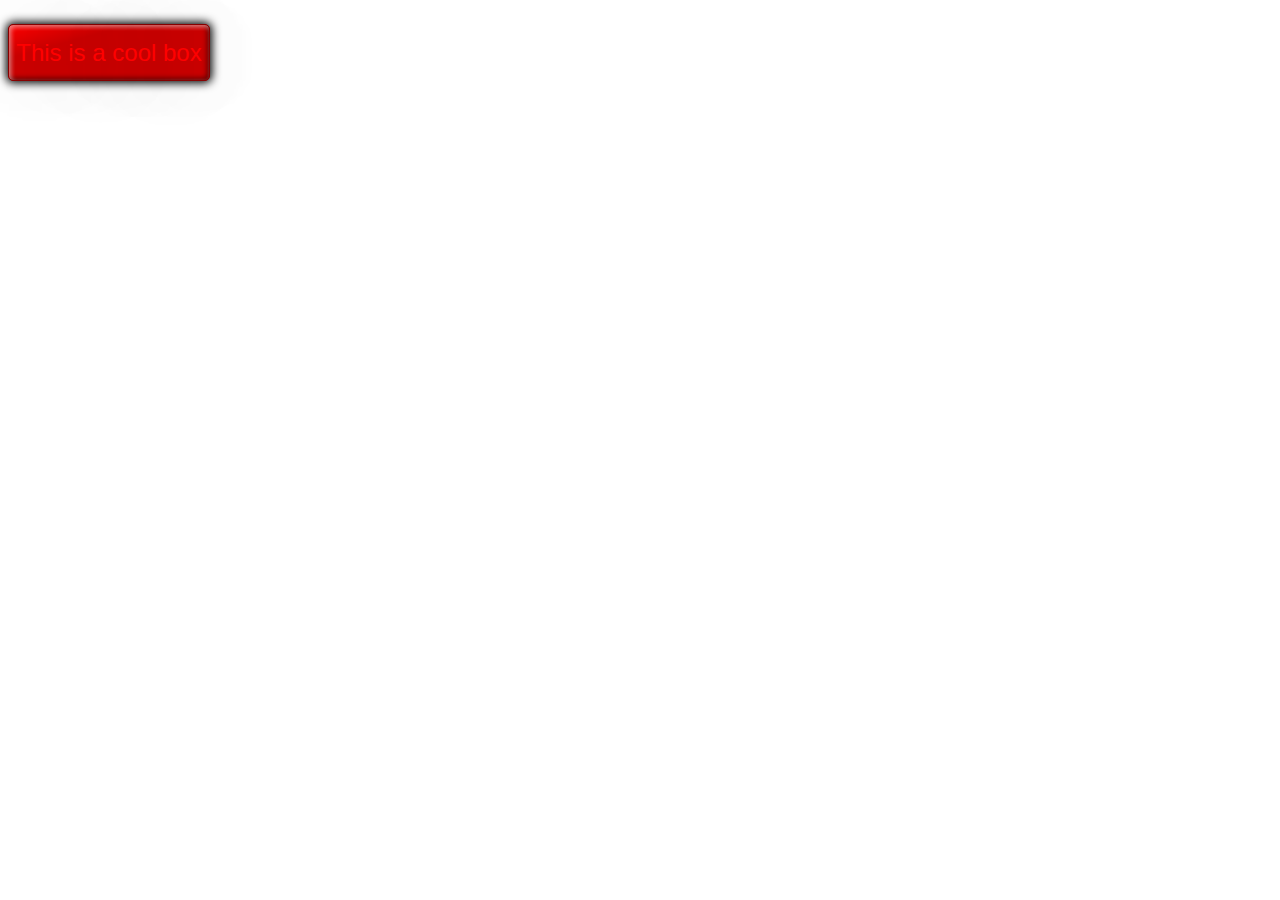
<file: A cool-looking box/index.html>
<!DOCTYPE html>
<html>
  <head>
    <meta charset="utf-8">
    <title>Cool box</title>
    <link rel="stylesheet" href="style.css">
  </head>
  <body>
      <p>This is a cool box</p>
  </body>
</html>
</file>
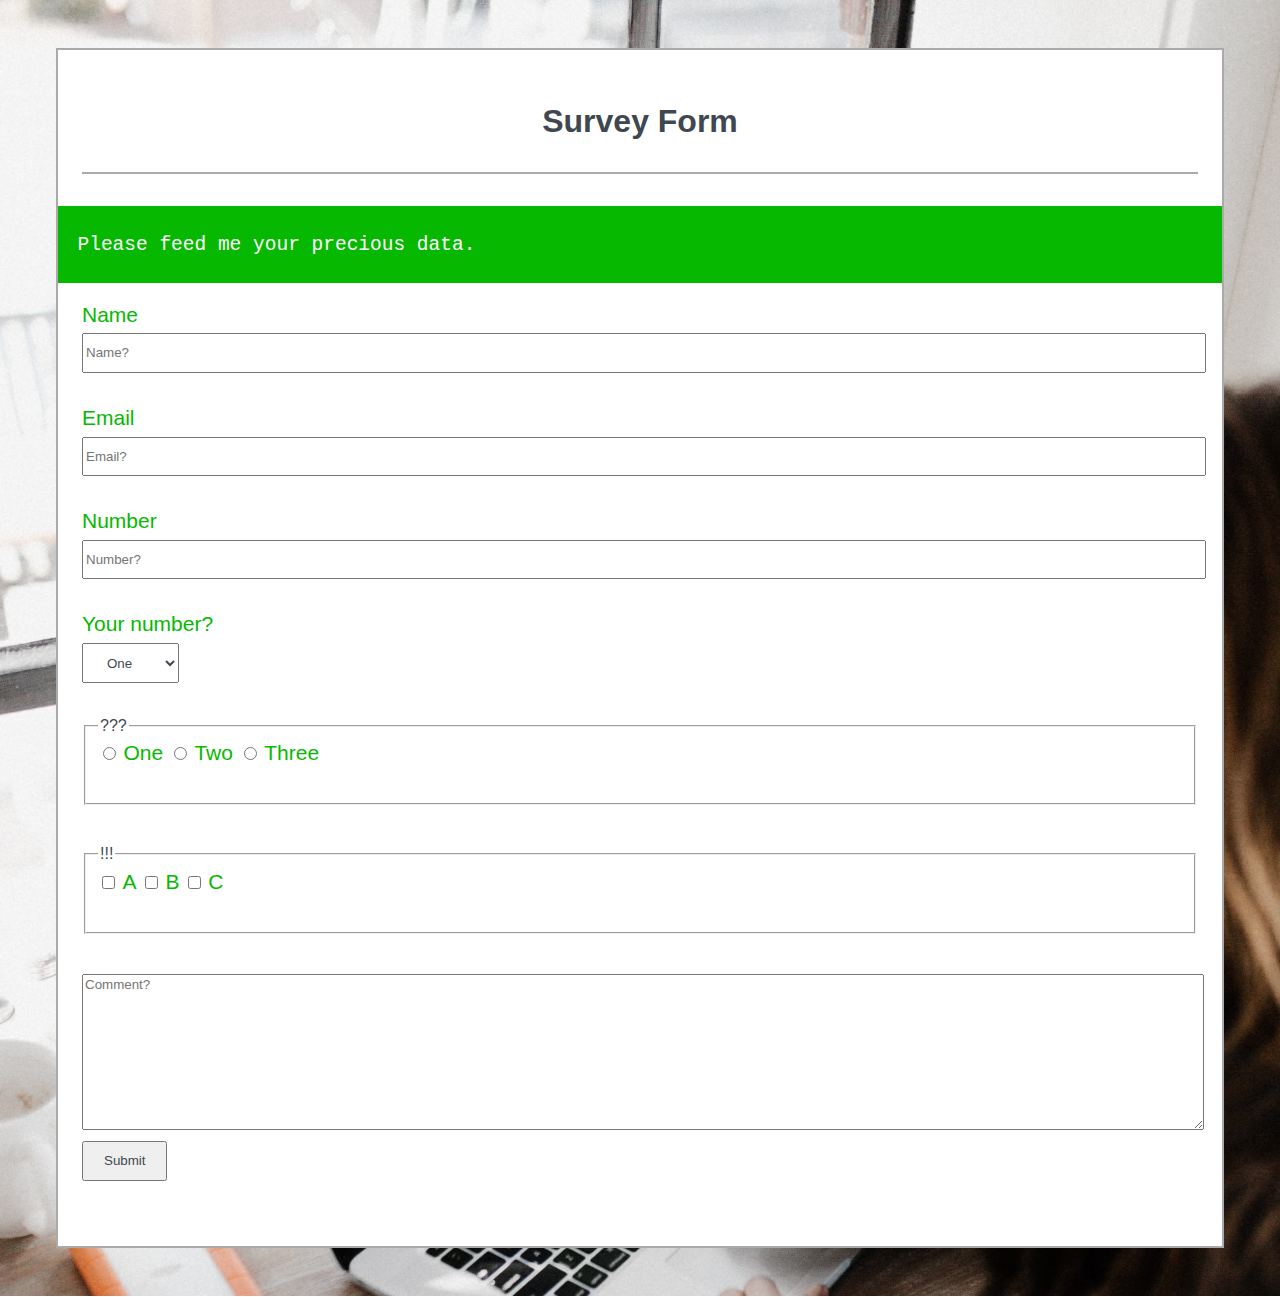
<file: Build a Survey Form/index.html>
<!DOCTYPE html>
<html lang="en">
<head>
    <meta charset="UTF-8">
    <title>Survey</title>
    <link rel="stylesheet" href="style.css">
</head>
<body>
    <main>
        <h1 id="title">Survey Form</h1>
        <p id="description">Please feed me your precious data.</p>
        <form action="" id="survey-form">
            <label for="name" id="name-label">Name</label>
            <input type="text" name="text-name" id="name" placeholder="Name?" required>
            <label for="email" id="email-label">Email</label>
            <input type="email" name="email" id="email" placeholder="Email?" required>
            <label for="number" id="number-label">Number</label>
            <input type="number" name="number" id="number" min="1" max="10" placeholder="Number?" required>
            <label for="dropdown">Your number?</label>
            <select name="dropdown" id="dropdown">
                <option value="one">One</option>
                <option value="two">Two</option>
                <option value="three">Three</option>
            </select>
            <fieldset>
                <legend>???</legend>
                <input type="radio" name="name" value="one" id="radio-one">
                <label for="radio-one">One </label>
                <input type="radio" name="name" value="two" id="radio-two">
                <label for="radio-two">Two </label>
                <input type="radio" name="name" value="three" id="radio-three">
                <label for="radio-three">Three </label>
            </fieldset>
            <fieldset>
                <legend>!!!</legend>
                <input type="checkbox" name="check-a" id="check-a" value="a">
                <label for="check-a">A</label>
                <input type="checkbox" name="check-b" id="check-b" value="b">
                <label for="check-b">B</label>
                <input type="checkbox" name="check-c" id="check-c" value="c">
                <label for="check-c">C</label>
            </fieldset>
            <textarea name="comment" id="comment" cols="30" rows="10" placeholder="Comment?"></textarea>
            <button type="submit" id="submit">Submit</button>
        </form>
    </main>
</body>
</html>
</file>
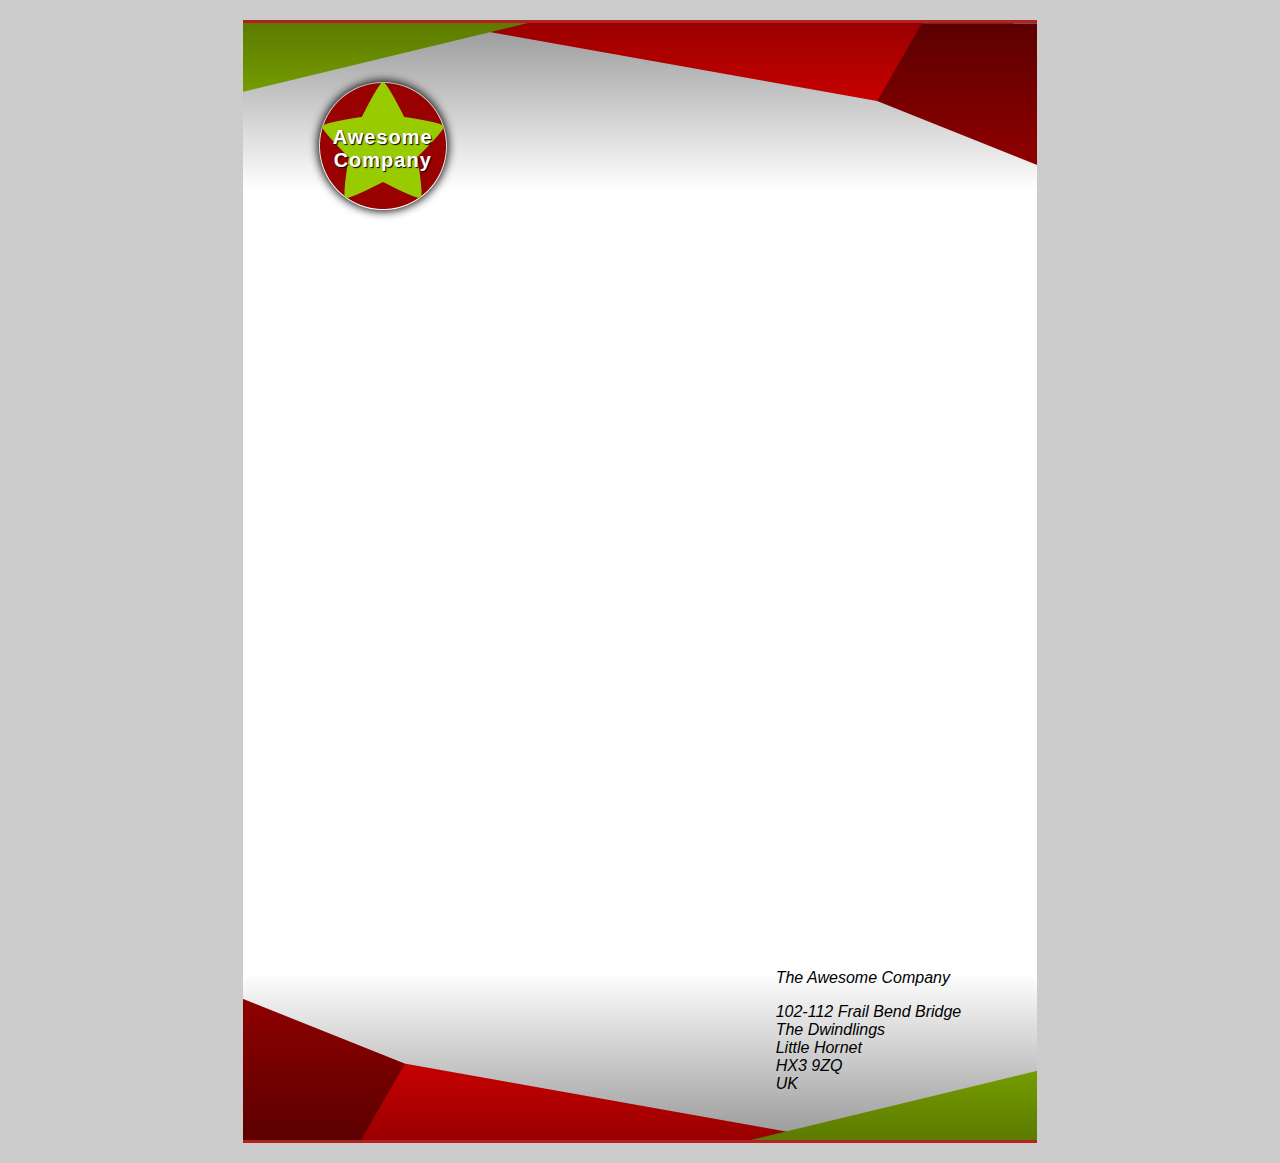
<file: Creating fancy letterheaded paper/index.html>
<!DOCTYPE html>
<html>
  <head>
    <meta charset="utf-8">
    <title>Fancy letterheaded paper</title>
    <link rel="stylesheet" href="style.css">
  </head>
  <body>

    <article>
      <h1>Awesome<br>Company</h1>

      <address>
        <p>The Awesome Company</p>
        <p>102-112 Frail Bend Bridge<br>
        The Dwindlings<br>
        Little Hornet<br>
        HX3 9ZQ<br>
        UK</p>
      </address>
    </article>
  </body>
</html>
</file>
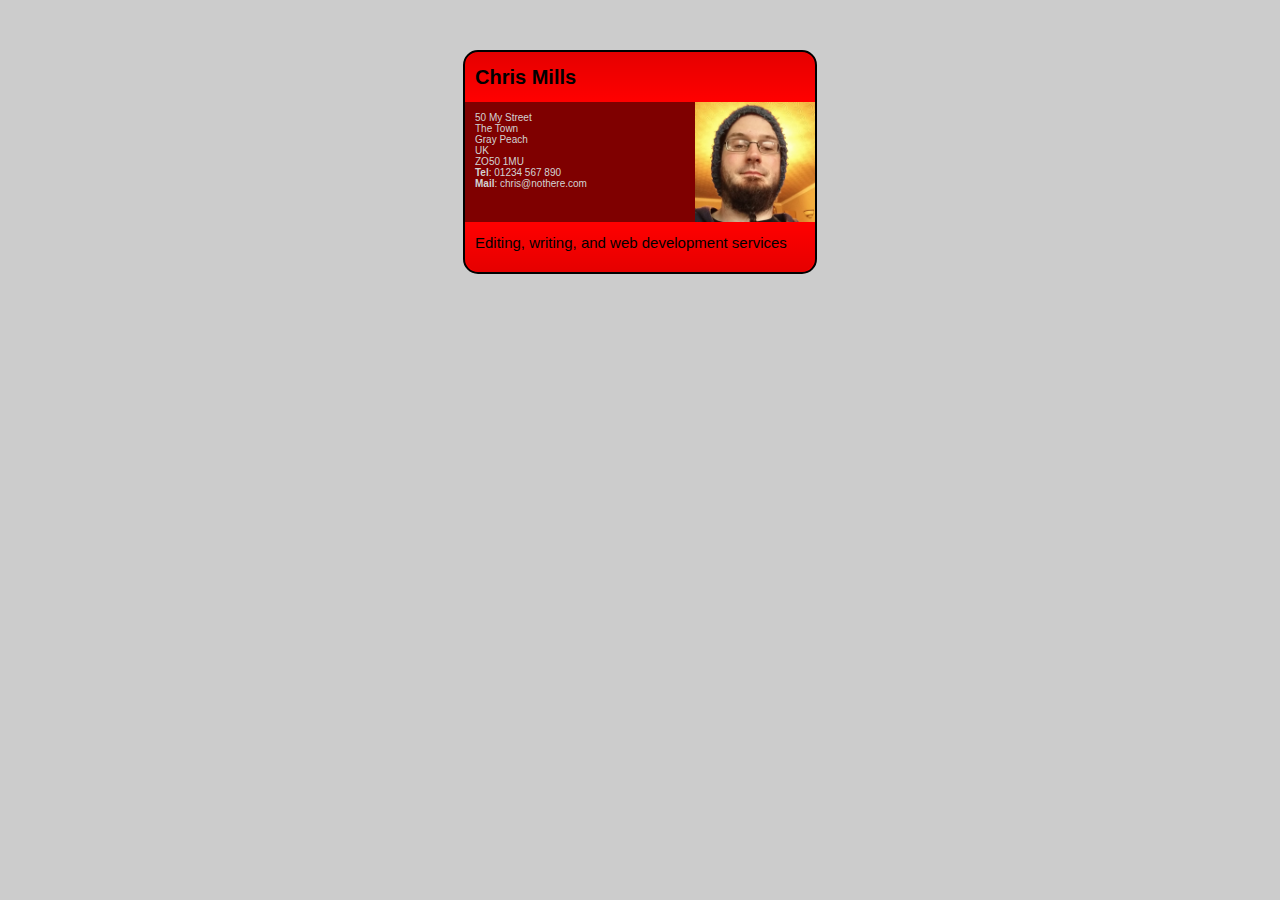
<file: Fundamental CSS comprehension/index.html>
<!DOCTYPE html>
<html>
  <head>
    <meta charset="utf-8">
    <title>Fundamental CSS comprehension</title>
    <link rel="stylesheet" href="style.css">
  </head>
  <body>

  <section class="card">
    <header>
      <h2>Chris Mills</h2>
    </header>
    <article>
      <img src="chris.jpg" alt="A picture of Chris - a man with glasses, a beard, and a silly wooly hat">
      <p>50 My Street<br>
         The Town<br>
         Gray Peach<br>
         UK<br>
         ZO50 1MU<br>
        <strong>Tel</strong>: 01234 567 890<br>
        <strong>Mail</strong>: chris@nothere.com</p>
    </article>
    <footer>
      <p>Editing, writing, and web development services</p>
    </footer>
  </section>

  </body>
</html>
</file>
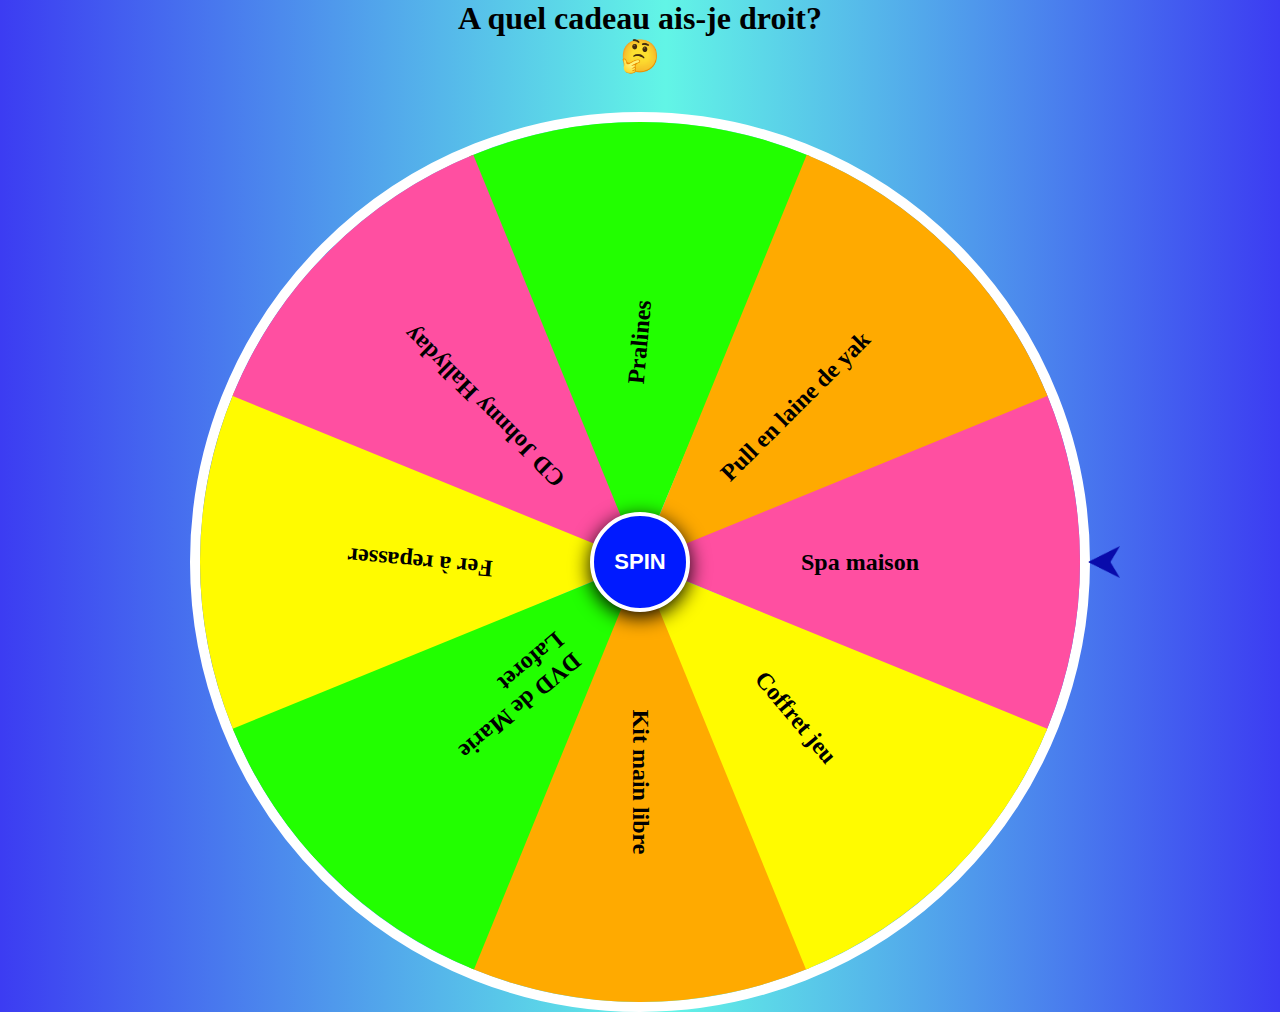
<file: spinning wheel/index.html>
<!DOCTYPE html>
<html lang="en">

<head>
    <title>Movie Selector</title>
    <meta charset="UTF-8">
</head>

<body>
    <style>
        * {
            box-sizing: border-box;
            padding: 0;
            margin: 0;
            outline: none;
        }


        body {
            font-family: Open Sans;
            display: flex;
            justify-content: center;
            align-items: center;
            min-height: 100vh;
            overflow: hidden;
            background: rgb(60, 60, 242);
            background: linear-gradient(90deg, rgba(60, 60, 242, 1) 0%, rgba(98, 245, 230, 1) 52%, rgba(60, 60, 242, 1) 100%);
            background-size: cover;
        }

        .mainbox {
            position: relative;
            width: 100vmin;
            height: 100vmin;
        }

        .mainbox:after {
            position: absolute;
            content: '';
            width: 32px;
            height: 32px;
            background: url('arrow-left.png') no-repeat;
            background-size: 32px;
            right: -30px;
            top: 50%;
            transform: translateY(-50%);
        }

        .box {
            width: 100%;
            height: 100%;
            position: relative;
            border-radius: 50%;
            border: 10px solid #fff;
            overflow: hidden;
            transition: all ease 5s;
        }

        span {
            width: 50%;
            height: 50%;
            display: inline-block;
            position: absolute;
        }

        .span1 {
            clip-path: polygon(0 92%, 100% 50%, 0 8%);
            background-color: #fffb00;
            top: 24.4vmin;
            left: 0;
        }

        .span2 {
            clip-path: polygon(100% 92%, 0 50%, 100% 8%);
            background-color: #ff4fa1;
            top: 24.4vmin;
            right: 0;
        }

        .span3 {
            clip-path: polygon(50% 0%, 8% 100%, 92% 100%);
            background-color: #ffaa00;
            bottom: 0;
            left: 24.4vmin;
        }

        .span4 {
            clip-path: polygon(50% 100%, 92% 0, 8% 0);
            background-color: #22ff00;
            top: 0;
            left: 24.4vmin;
        }


        .box1 .span3 b {
            transform: translate(-50%, -50%) rotate(-270deg);
        }

        .box1 .span1 b,
        .box2 .span1 b {
            transform: translate(-50%, -50%) rotate(185deg);
        }

        .box2 .span3 b {
            transform: translate(-50%, -50%) rotate(90deg);
        }

        .box1 .span4 b,
        .box2 .span4 b {
            transform: translate(-50%, -50%) rotate(-85deg);
        }

        .box2 {
            width: 100%;
            height: 100%;
            transform: rotate(-135deg);
        }

        span b {
            font-size: 24px;
            position: absolute;
            top: 50%;
            left: 50%;
            transform: translate(-50%, -50%);

        }

        .spin {
            position: absolute;
            top: 50%;
            left: 50%;
            transform: translate(-50%, -50%);
            width: 100px;
            height: 100px;
            border-radius: 50%;
            border: 4px solid #fff;
            background-color: #001aff;
            color: #fff;
            box-shadow: 0 5px 20px #000;
            font-weight: bold;
            font-size: 22px;
            cursor: pointer;
        }

        .spin:active {
            width: 70px;
            height: 70px;
            font-size: 20px;
        }

        .mainbox.animate:after {
            animation: animateArrow 0.7s ease infinite;
        }

        @keyframes animateArrow {
            50% {
                right: -40px;
            }
        }
    </style>
    <h1>
        <center> A quel cadeau ais-je droit? <br>
            🤔</center><br>

        <div id="mainbox" class="mainbox">
            <div id="box" class="box">
                <div class="box1">
                    <span class="span1"><b>Fer à repasser</b></span>
                    <span class="span2"><b>Spa maison</b></span>
                    <span class="span3"><b>Kit main libre</b></span>
                    <span class="span4"><b>Pralines</b></span>
                </div>
                <div class="box2">
                    <span class="span1"><b>Coffret jeu</b></span>
                    <span class="span2"><b>CD Johnny Hallyday</b></span>
                    <span class="span3"><b>Pull en laine de yak</b></span>
                    <span class="span4"><b>DVD de Marie Laforet</b></span>
                </div>
            </div>

            <button class="spin" onclick="myfunction()">SPIN</button>
        </div>


        <script>
            function myfunction() {


                var x = 1024; //min value
                var y = 9999; // max value

                var deg = Math.floor(Math.random() * (x - y)) + y;
                console.log(deg);
                document.getElementById('box').style.transform = "rotate(" + 9578 + "deg)";

                var element = document.getElementById('mainbox');
                element.classList.remove('animate');
                setTimeout(function () {
                    element.classList.add('animate');
                }, 5000); //5000 = 5 second
                document.querySelector(".box2 .span4 b").textContent = "hello"
            }

        </script>
</body>

</html>
</file>
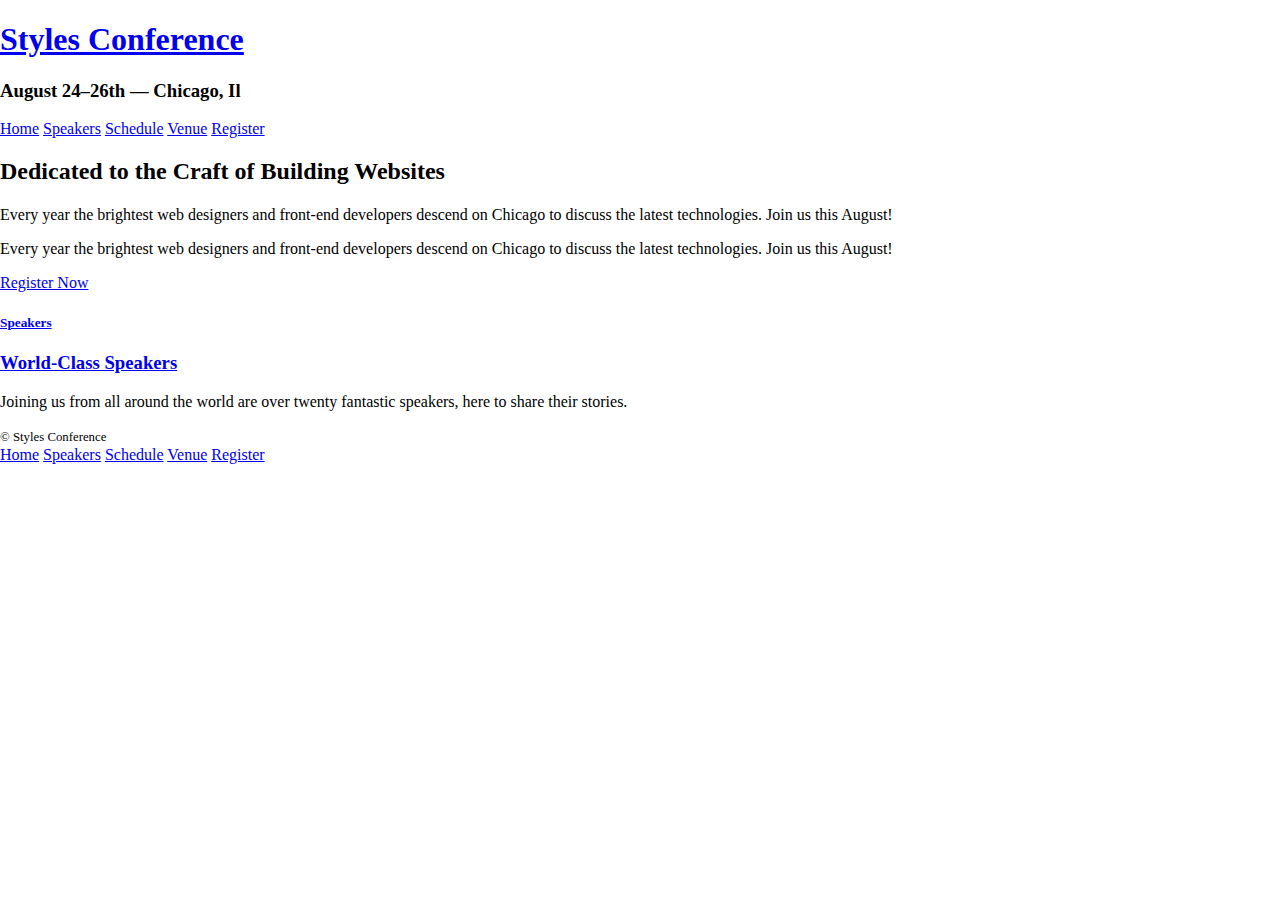
<file: styles-conference/index.html>
<!DOCTYPE html>
<html lang="en">
<head>
    <meta charset="utf-8">
    <title>Styles conference</title>
    <link href="assets/stylesheets/normalize.css" rel="stylesheet">
    <link href="assets/stylesheets/main.css" rel="stylesheet">
</head>
<body>   
    <header>
        <h1>
            <a href="index.html">Styles Conference</a>
        </h1>
        <h3>August 24&ndash;26th &mdash; Chicago, Il</h3>
        <nav>
            <a href="index.html">Home</a>
            <a href="speakers.html">Speakers</a>
            <a href="schedule.html">Schedule</a>
            <a href="venue.html">Venue</a>
            <a href="register.html">Register</a>
        </nav>
    </header>
    <section>
        <h2>Dedicated to the Craft of Building Websites</h2>
        <p>Every year the brightest web designers and front-end developers descend on Chicago to discuss the latest technologies. Join us this August!</p>
    </section>
    <p>Every year the brightest web designers and front-end developers descend on Chicago to discuss the latest technologies. Join us this August!</p>
    <a href="register.html">Register Now</a>
    <section>
        <section>
            <a href="speakers.html">
                <h5>Speakers</h5>
                <h3>World-Class Speakers</h3>
            </a>
            <p>Joining us from all around the world are over twenty fantastic speakers, here to share their stories.</p>
        </section>
    </section>
  <footer>
      <small>&copy; Styles Conference</small>
      <nav>
        <a href="index.html">Home</a>
        <a href="speakers.html">Speakers</a>
        <a href="schedule.html">Schedule</a>
        <a href="venue.html">Venue</a>
        <a href="register.html">Register</a>
    </nav>
  </footer>
</body>
</html>
</file>
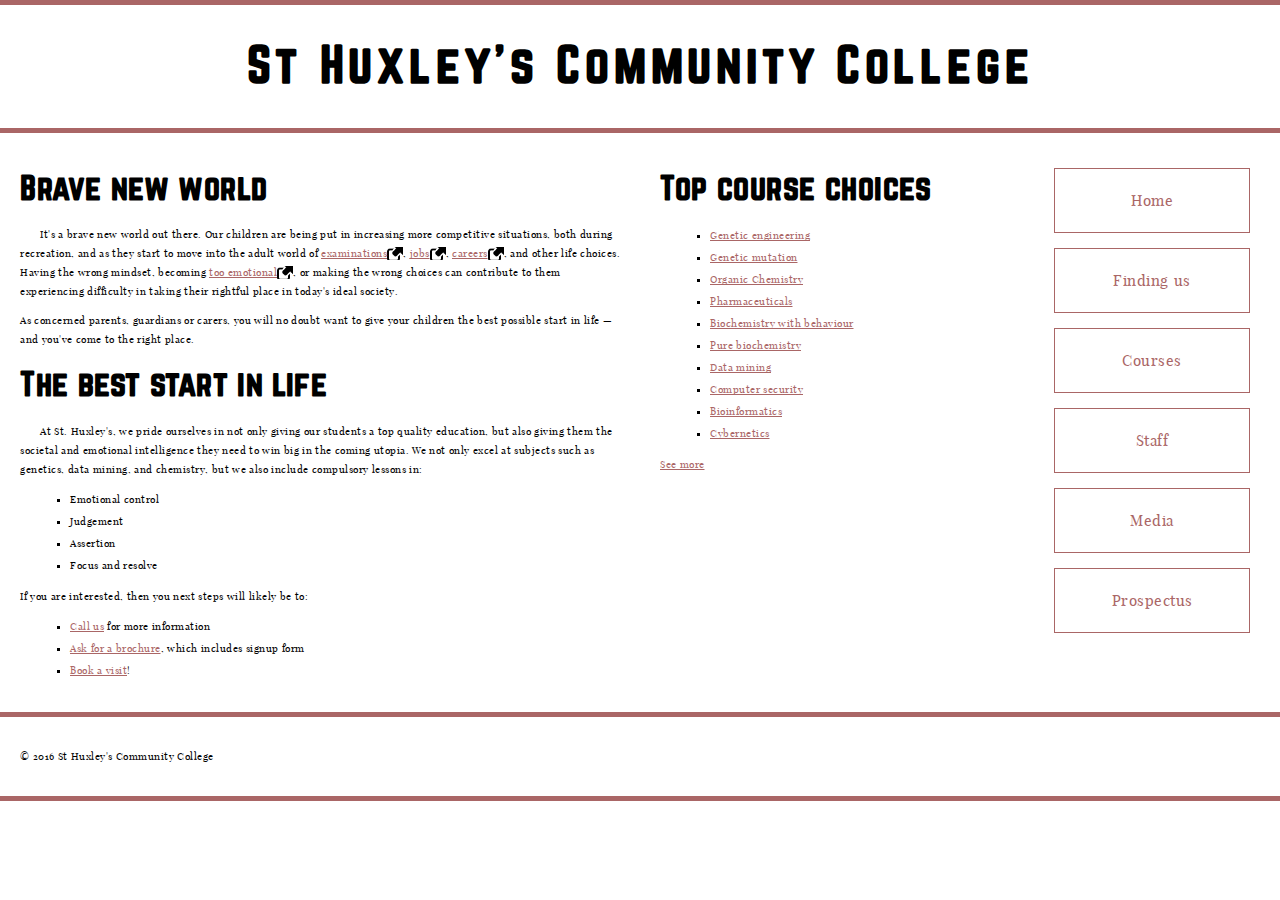
<file: Typesetting a community school homepage/index.html>
<!DOCTYPE html>
<html>
  <head>
    <meta charset="utf-8">
    <title>St Huxley's Community College</title>
    <link href="style.css" type="text/css" rel="stylesheet">
  </head>
  <body>

  <header>
    <h1>St Huxley's Community College</h1>
  </header>

  <section>
      <h2>Brave new world</h2>

      <p>It's a brave new world out there. Our children are being put in increasing more competitive situations, both during recreation, and as they start to move into the adult world of <a href="https://en.wikipedia.org/wiki/Examination">examinations</a>, <a href="https://en.wikipedia.org/wiki/Jobs">jobs</a>, <a href="https://en.wikipedia.org/wiki/Career">careers</a>, and other life choices. Having the wrong mindset, becoming <a href="https://en.wikipedia.org/wiki/Emotion">too emotional</a>, or making the wrong choices can contribute to them experiencing difficulty in taking their rightful place in today's ideal society.</p>

      <p>As concerned parents, guardians or carers, you will no doubt want to give your children the best possible start in life — and you've come to the right place.</p>

      <h2>The best start in life</h2>

      <p>At St. Huxley's, we pride ourselves in not only giving our students a top quality education, but also giving them the societal and emotional intelligence they need to win big in the coming utopia. We not only excel at subjects such as genetics, data mining, and chemistry, but we also include compulsory lessons in:</p>

      <ul>
        <li>Emotional control</li>
        <li>Judgement</li>
        <li>Assertion</li>
        <li>Focus and resolve</li>
      </ul>

      <p>If you are interested, then you next steps will likely be to:</p>
      
      <ol>
        <li><a href="#">Call us</a> for more information</li>
        <li><a href="#">Ask for a brochure</a>, which includes signup form</li>
        <li><a href="#">Book a visit</a>!</li>
      </ol>
  </section>

  <aside>

    <h2>Top course choices</h2>

    <ul>
      <li><a href="#">Genetic engineering</a></li>
      <li><a href="#">Genetic mutation</a></li>
      <li><a href="#">Organic Chemistry</a></li>
      <li><a href="#">Pharmaceuticals</a></li>
      <li><a href="#">Biochemistry with behaviour</a></li>
      <li><a href="#">Pure biochemistry</a></li>
      <li><a href="#">Data mining</a></li>
      <li><a href="#">Computer security</a></li>
      <li><a href="#">Bioinformatics</a></li>
      <li><a href="#">Cybernetics</a></li>
    </ul>

    <p><a href="#">See more</a></p>

  </aside>

  <nav>

    <ul>
      <li><a href="#">Home</a></li>
      <li><a href="#">Finding us</a></li>
      <li><a href="#">Courses</a></li>
      <li><a href="#">Staff</a></li>
      <li><a href="#">Media</a></li>
      <li><a href="#">Prospectus</a></li>
    </ul>

  </nav>

  <footer>

    <p>&copy; 2016 St Huxley's Community College</p>

  </footer>

  </body>
</html>
</file>
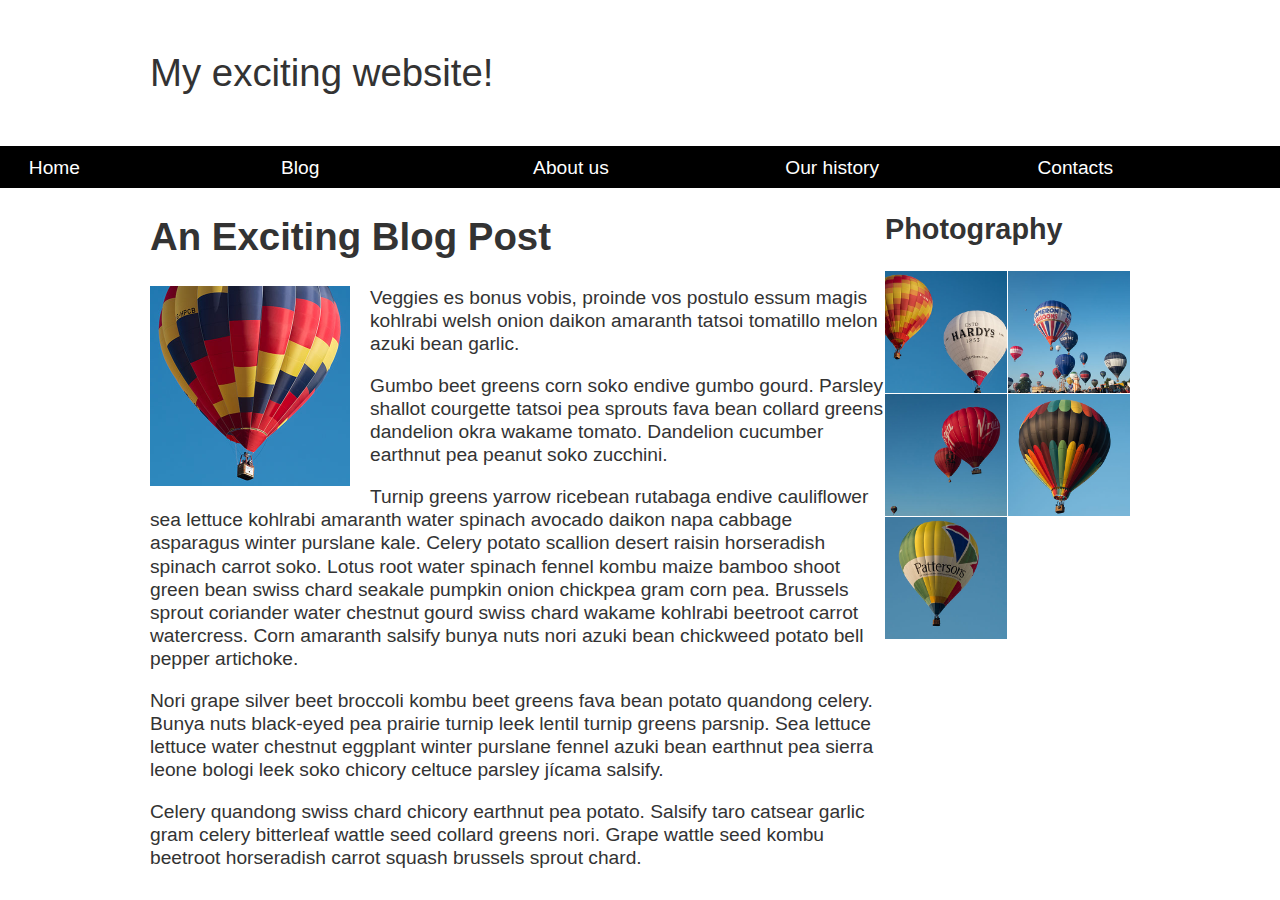
<file: exercises/Fundamental layout comprehension/index.html>
<!DOCTYPE html>
<html>

<head>
  <meta charset="utf-8">
  <meta name="viewport" content="width=device-width, initial-scale=1">
  <title>Layout Task</title>
  <link href="styles.css" rel="stylesheet" type="text/css">
</head>

<body>

  <div class="logo">
    My exciting website!
  </div>

  <nav>
    <ul>
      <li>
        <a href="">Home</a>
      </li>
      <li>
        <a href="">Blog</a>
      </li>
      <li>
        <a href="">About us</a>
      </li>
      <li>
        <a href="">Our history</a>
      </li>
      <li>
        <a href="">Contacts</a>
      </li>
    </ul>
  </nav>

  <main class="grid">
    <article>
      <h1>
        An Exciting Blog Post
      </h1>
      <img src="images/balloon-sq6.jpg" alt="placeholder" class="feature">
      <p>Veggies es bonus vobis, proinde vos postulo essum magis kohlrabi welsh onion daikon amaranth tatsoi tomatillo melon
        azuki bean garlic.</p>

      <p>Gumbo beet greens corn soko endive gumbo gourd. Parsley shallot courgette tatsoi pea sprouts fava bean collard greens
        dandelion okra wakame tomato. Dandelion cucumber earthnut pea peanut soko zucchini.</p>

      <p>Turnip greens yarrow ricebean rutabaga endive cauliflower sea lettuce kohlrabi amaranth water spinach avocado daikon
        napa cabbage asparagus winter purslane kale. Celery potato scallion desert raisin horseradish spinach carrot soko.
        Lotus root water spinach fennel kombu maize bamboo shoot green bean swiss chard seakale pumpkin onion chickpea gram
        corn pea. Brussels sprout coriander water chestnut gourd swiss chard wakame kohlrabi beetroot carrot watercress.
        Corn amaranth salsify bunya nuts nori azuki bean chickweed potato bell pepper artichoke.</p>

      <p>Nori grape silver beet broccoli kombu beet greens fava bean potato quandong celery. Bunya nuts black-eyed pea prairie
        turnip leek lentil turnip greens parsnip. Sea lettuce lettuce water chestnut eggplant winter purslane fennel azuki
        bean earthnut pea sierra leone bologi leek soko chicory celtuce parsley jícama salsify.</p>

      <p>Celery quandong swiss chard chicory earthnut pea potato. Salsify taro catsear garlic gram celery bitterleaf wattle
        seed collard greens nori. Grape wattle seed kombu beetroot horseradish carrot squash brussels sprout chard.</p>

    </article>

    <aside>
      <h2>
        Photography
      </h2>
      <ul class="photos">
        <li>
          <img src="images/balloon-sq1.jpg" alt="placeholder">
        </li>
        <li>
          <img src="images/balloon-sq2.jpg" alt="placeholder">
        </li>
        <li>
          <img src="images/balloon-sq3.jpg" alt="placeholder">
        </li>
        <li>
          <img src="images/balloon-sq4.jpg" alt="placeholder">
        </li>
        <li>
          <img src="images/balloon-sq5.jpg" alt="placeholder">
        </li>
      </ul>

    </aside>
  </main>

</body>

</html>
</file>
<file: A cool-looking box/style.css>
html {
  font-family: sans-serif;
}

/* Your CSS below here */
p {
  width: 200px;
  height: 55px;
  display: flex;
  justify-content: center;
  align-items: center;
  /*font size of rem (default) = 12px. 12*1.5 = 18*/
  font-size: 1.5rem;
  background: 
    linear-gradient(to bottom right, rgba(255, 255, 255, 0) 0%,
    rgba(0, 0, 0, 0.2) 30%) 
    currentColor;
  box-shadow: 
    0px 0px 10px 2px black, 
    inset 2px 2px 5px #ffffff88, 
    inset -2px -2px 5px #00000088 ;
  /* filter: drop-shadow(5px 5px 5px black); */
  text-shadow: 2px 1px 100px black;
  color: red;
  border: 1px solid darkred;
  border-radius: 5px;
}

p::selection { 
  color: white;
  text-shadow: 2px 1px 100px black;
  background: red;
}
</file>
<file: Build a Survey Form/style.css>
body {
    --text-color: rgb(63, 71, 80);
    --label-color: rgb(6, 185, 0);
    --line-color: #aaa;

    background: url("andrew-neel-ute2XAFQU2I-unsplash.jpg") no-repeat;
    background-size: cover;
}

* {
    font-family: sans-serif;
    color: var(--text-color);
}

h1 {
    text-align: center;
    padding-bottom: 1em;
    margin-bottom: 1em;
    border-bottom: 2px solid var(--line-color);
}

main {
    margin: 3em;
    padding: 2em 1.5em;
    border: 2px solid #aaa;
    background-color: white;
}

main p {
    color: white;
    background-color: var(--label-color);
    padding: 1.4em 1em;
    font-size: 1.5em;
    margin-left: -1.5rem;
    margin-right: -1.5rem;
    font-family: monospace;
}




label {
    color: var(--label-color);
    font-size: 21px;
}

textarea, input[type=text], input[type=email], input[type=number] {
    height: 2.5em;
    width: 100%;
}

textarea {
    height: 100%;
}

input, select, fieldset, button{
    display: block;
    margin-top: 0.5em;
    margin-bottom: 2.5em;
}

select, button {
    padding: 0.8em 1.5em;
}

input[type="radio"], input[type="checkbox"] {
    display: inline;
}
</file>
<file: Creating fancy letterheaded paper/style.css>
* {
  box-sizing: border-box;
}

html {
  font-family: sans-serif;
}

body {
  margin: 0;
  background: #ccc;
}

article {
  width: 210mm;
  height: 297mm;
  margin: 20px auto;
  position: relative;
}

address {
  position: absolute;
  bottom: 8mm;
  right: 20mm;
}

h1 {
  position: absolute;
  top: 12mm;
  left: 20mm;
  width: 128px;
  height: 128px;
  font-size: 20px;
  letter-spacing: 1px;
  text-align: center;
  padding: 44px 0;
  color: white;
  text-shadow: 1px 1px 1px black;
}

/* Your CSS below here */
article {
  background: url("top-image.png") no-repeat;
  background-image: 
    linear-gradient(180deg, rgba(0,0,0,0.4) 0%, rgba(255,255,255,0) 15%), 
    linear-gradient(0deg, rgba(0,0,0,0.4) 0%, rgba(255,255,255,0) 15%),
    url("top-image.png"),
    url("bottom-image.png");
  background-repeat: repeat, repeat, no-repeat, no-repeat;
  background-position: 0% 0%, 0% 0%, top, bottom;
  background-color: white;
  border-top: 1mm solid firebrick;
  border-bottom: 1mm solid firebrick;
}

h1 {
  background-image: url("logo.png");
  /* filter: drop-shadow(3px 3px 1px black); */
  border-radius: 64px;
  box-shadow: 0px 0px 10px 1px rgba(0,0,0, 1);
}
</file>
<file: Fundamental CSS comprehension/style.css>
/* 
.card article img
0012
.card footer
0011
.card header
0011
.card
0010
*/

/* General page styles */
body {
  margin: 0;
}

html {
  font-family: 'Helvetica neue', Arial, 'sans serif';
  font-size: 10px;
  background-color: #ccc;
}

h2, p {
    margin: 0;
}

/* Card container styles */
.card {
    width: 35em;
    height: 22em;
    margin: 5em auto;
    background-color: red;
    border: 0.2em solid black;
    border-radius: 1.5em;
  }


/* Header and footer styles */
.card header {
  background-image: linear-gradient(to bottom,rgba(0,0,0,0.1), rgba(0,0,0,0));
  border-radius: 1.5em 1.5em 0 0;
}

.card footer {
  background-image: linear-gradient(to bottom,rgba(0,0,0,0), rgba(0,0,0,0.1));
  border-radius: 0 0 1.5em 1.5em;
}

.card header, .card footer {
    height: 3em;
    padding: 1em;
}

.card header h2 {
    font-size: 2em;
    line-height: 1.5em;
}

.card footer p {
    font-size: 1.5em;
    line-height: 1.5em;
}

/* Main business card styles */
.card article img {
    max-height: 100%;
    float: right;
  }

.card article {
    height: 12em;
    background-color: rgba(0, 0, 0, 0.5);
}

.card article p {
    color: lightgray;
    padding: 1em;
}
</file>
<file: styles-conference/assets/stylesheets/main.css>
h1 {
    color: blue;
}
</file>
<file: Typesetting a community school homepage/style.css>
/* General setup */
* {
  box-sizing: border-box;
}

body {
  margin: 0 auto;
  min-width: 1000px;
  max-width: 1400px;
}

/* Layout */

section {
  float: left;
  width: 50%;
}

aside {
  float: left;
  width: 30%;
}

nav {
  float: left;
  width: 20%;
}

footer {
  clear: both;
}

header, section, aside, nav, footer {
  padding: 20px;
}

/* header and footer */

header, footer {
  border-top: 5px solid #a66;
  border-bottom: 5px solid #a66;
}

/* WRITE YOUR CODE BELOW HERE */
@font-face {
  font-family: 'norwesterregular';
  src: url('norwester-webfont.woff2') format('woff2'),
       url('norwester-webfont.woff') format('woff');
  font-weight: normal;
  font-style: normal;

}

@font-face {
  font-family: 'playfair_displayitalic';
  src: url('playfairdisplay-italic-webfont.woff2') format('woff2'),
       url('playfairdisplay-italic-webfont.woff') format('woff');
  font-weight: normal;
  font-style: normal;

}

@font-face {
  font-family: 'playfair_displayregular';
  src: url('playfairdisplay-regular-webfont.woff2') format('woff2'),
       url('playfairdisplay-regular-webfont.woff') format('woff');
  font-weight: normal;
  font-style: normal;

}

body {
  font-family: 'playfair_displayregular';
  font-size: 10px;
  line-height: 1.9em;
  letter-spacing: 0.05em;
  word-spacing: 0.05em;
}

h1, h2, h3, h4, h5, h6 {
  font-family: 'norwesterregular', sans-serif; 
  font-size: 2rem;
}

h1 {
  font-size: 3rem;
  text-align: center;
  letter-spacing: 0.1em;
}

section > h2 + p {
  text-indent: 20px;
}

a {
  outline: none;
}

a:link, a:visited {
  color: #a66;
}

a:hover, a:focus {
  text-decoration: none;
}

a:active {
  font-weight: bold;
  text-shadow: 1px 1px 2px #a66;
}

a[href^="http"] {
  background: url("external-link-52.png") no-repeat 100%;
  background-size: 16px;
  padding-right: 16px;
}

ol, ul {
  margin: 1em;
}

li {
  line-height: 2.2em;
  list-style-type: square;
}

nav ul {
  padding-left: 0px;
}

nav li {
  list-style-type: none;
  border: 1px solid #a66;
  margin: 1em 0em;
  padding: 1em 1.5em 1em;
  font-size: 1.5em;
  text-align: center;
}

nav li a {
  text-decoration: none;
}
</file>
<file: exercises/Fundamental layout comprehension/styles.css>
body {
  background-color: #fff;
  color: #333;
  margin: 0;
  font: 1.2em / 1.2 Arial, Helvetica, sans-serif;
}

img {
    max-width: 100%;
    display: block;
}

.logo {
  font-size: 200%;
  padding: 50px 20px;
  margin: 0 auto;
  max-width: 980px;
}

.grid {
  margin: 0 auto;
  padding: 0 20px;
  max-width: 980px;
}

nav{
  background-color: #000;
  padding: .5em;
  position: sticky;
  top: 0px;
}

nav ul {
  margin: 0;
  padding: 0;
  list-style: none;
  display: flex;
}

nav ul li {
  flex: 1;
}


nav a {
  color: #fff;
  text-decoration: none;
  padding: .5em 1em;
}

.photos {
  list-style: none;
  margin: 0;
  padding: 0;
}

.feature {
    width: 200px;

    float: left;
    margin-right: 20px;
}

main {
  display: grid;
  grid-template-columns: 3fr 1fr;
}

main aside ul {
  display: grid;
  grid-template-columns: auto auto;
  gap: 1px;
}
</file>
